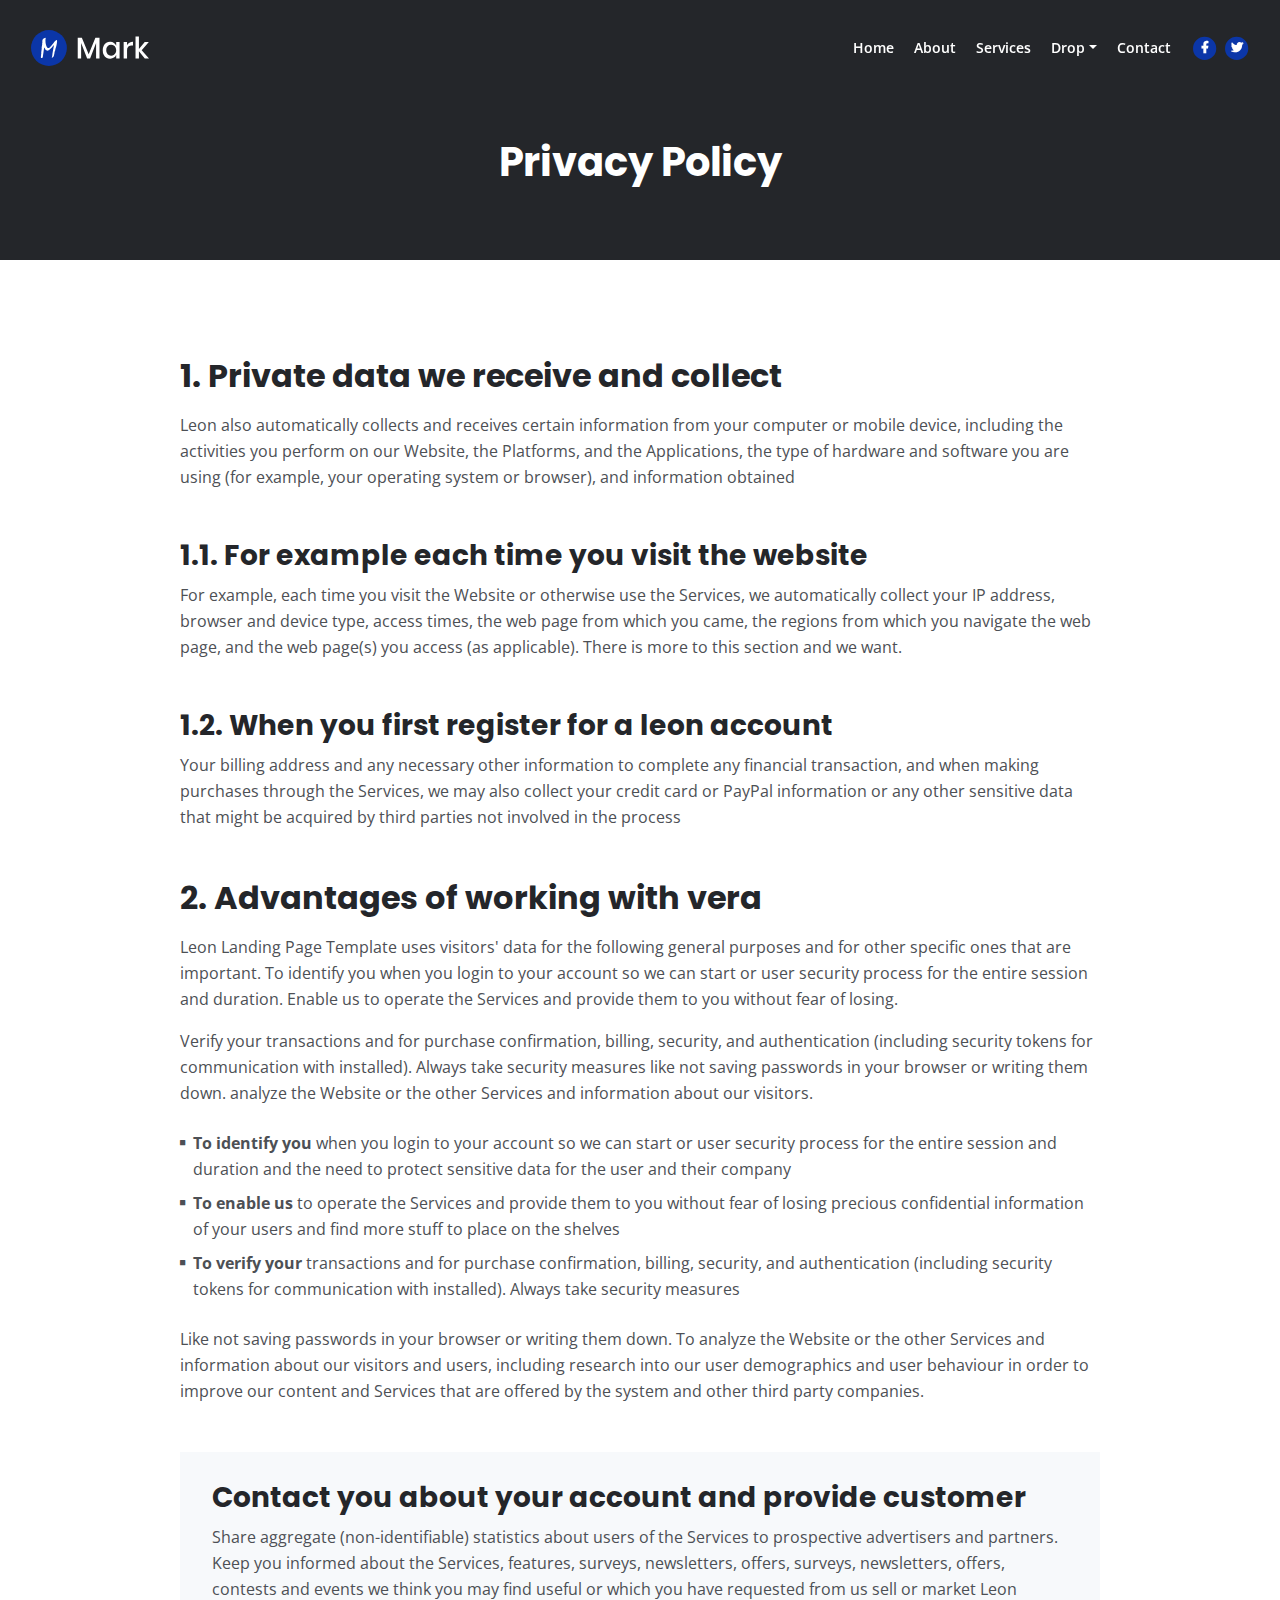
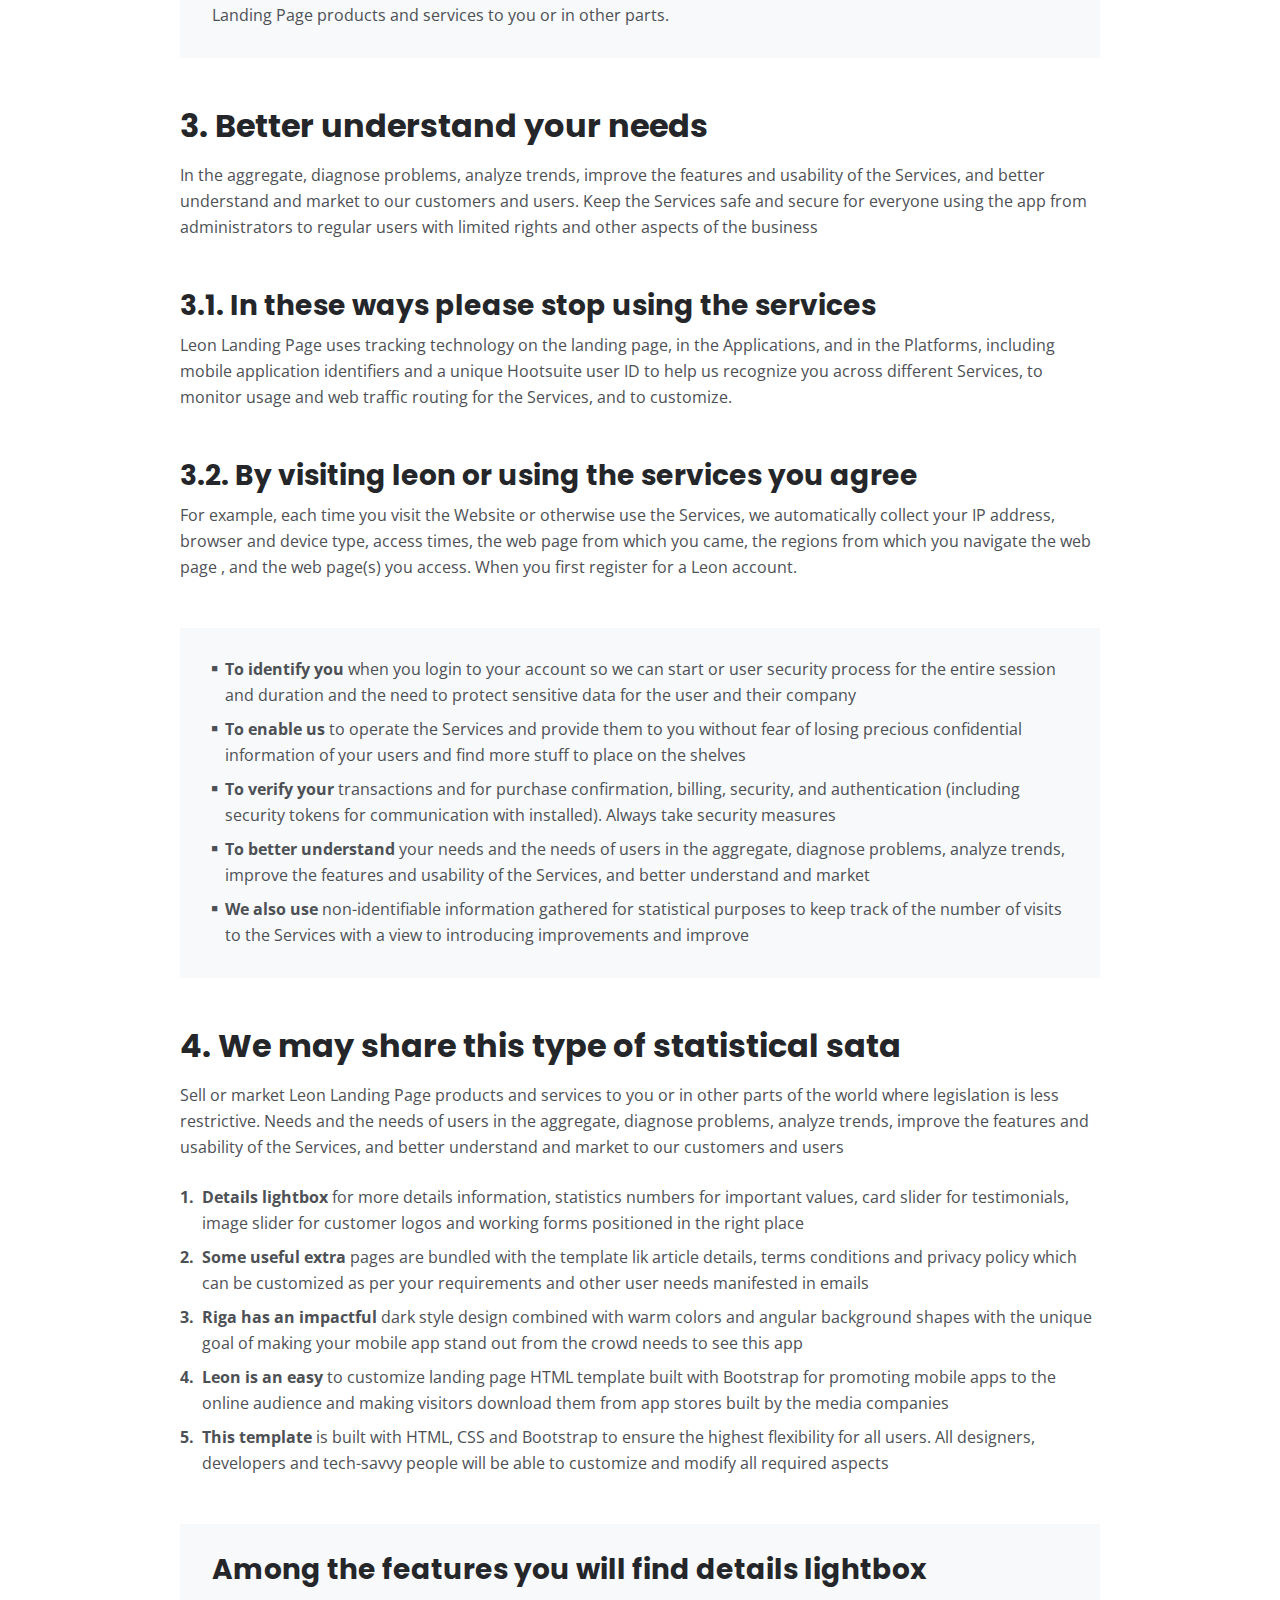
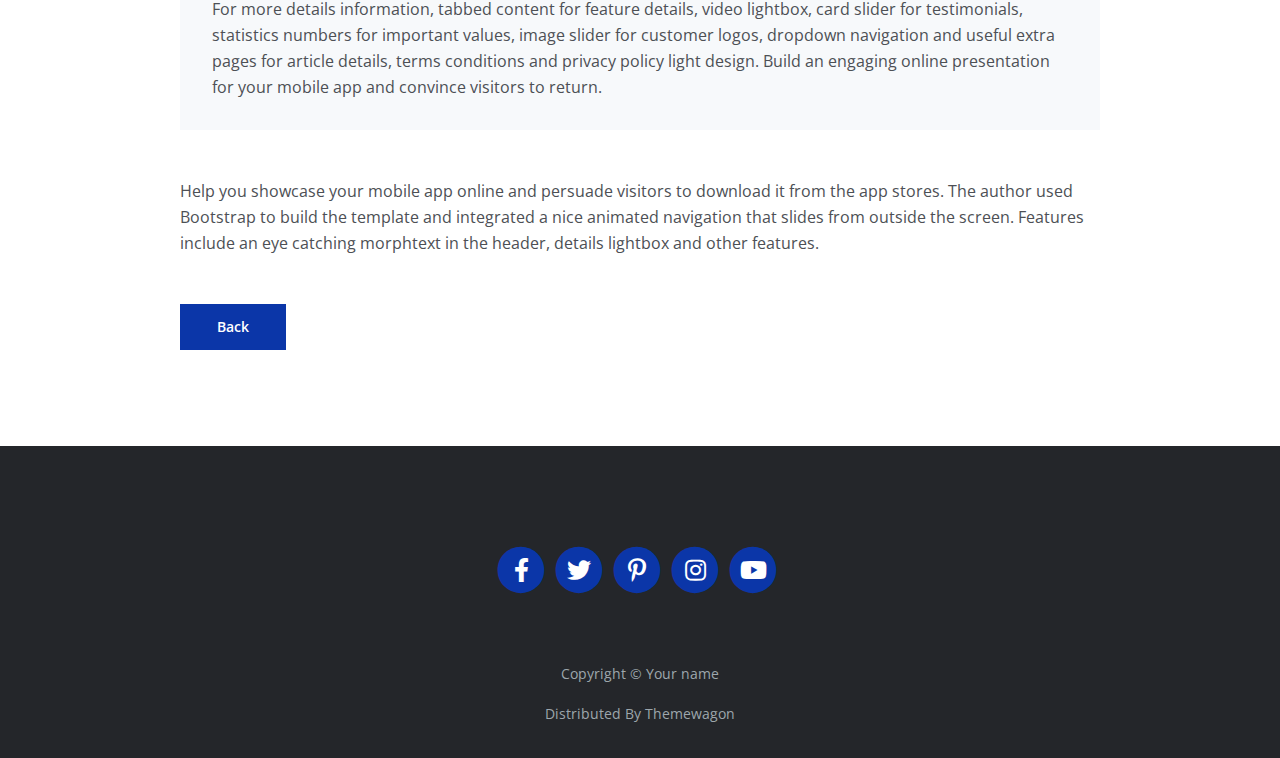
<file: Kevin/mark/privacy.html>
<!DOCTYPE html>
<html lang="en">
<head>
    <meta charset="utf-8">
    <meta name="viewport" content="width=device-width, initial-scale=1, shrink-to-fit=no">
    
    <!-- SEO Meta Tags -->
    <meta name="description" content="Your description">
    <meta name="author" content="Your name">

    <!-- OG Meta Tags to improve the way the post looks when you share the page on Facebook, Twitter, LinkedIn -->
	<meta property="og:site_name" content="" /> <!-- website name -->
	<meta property="og:site" content="" /> <!-- website link -->
	<meta property="og:title" content=""/> <!-- title shown in the actual shared post -->
	<meta property="og:description" content="" /> <!-- description shown in the actual shared post -->
	<meta property="og:image" content="" /> <!-- image link, make sure it's jpg -->
	<meta property="og:url" content="" /> <!-- where do you want your post to link to -->
	<meta name="twitter:card" content="summary_large_image"> <!-- to have large image post format in Twitter -->

    <!-- Webpage Title -->
    <title>Privacy Policy - Mark</title>
    
    <!-- Styles -->
    <link rel="preconnect" href="https://fonts.gstatic.com">
    <link href="https://fonts.googleapis.com/css2?family=Open+Sans:ital,wght@0,400;0,600;0,700;1,400&family=Poppins:wght@600&display=swap" rel="stylesheet">
    <link href="css/bootstrap.css" rel="stylesheet">
    <link href="css/fontawesome-all.css" rel="stylesheet">
	<link href="css/styles.css" rel="stylesheet">
	
	<!-- Favicon  -->
    <link rel="icon" href="images/favicon.png">
</head>
<body data-spy="scroll" data-target=".fixed-top">
    
    <!-- Navigation -->
    <nav class="navbar navbar-expand-lg fixed-top navbar-dark">
        <div class="container">
            
            <!-- Image Logo -->
            <a class="navbar-brand logo-image" href="index.html"><img src="images/logo.svg" alt="alternative"></a>  

            <!-- Text Logo - Use this if you don't have a graphic logo -->
            <!-- <a class="navbar-brand logo-text page-scroll" href="index.html">Mark</a> -->

            <button class="navbar-toggler p-0 border-0" type="button" data-toggle="offcanvas">
                <span class="navbar-toggler-icon"></span>
            </button>

            <div class="navbar-collapse offcanvas-collapse" id="navbarsExampleDefault">
                <ul class="navbar-nav ml-auto">
                    <li class="nav-item">
                        <a class="nav-link page-scroll" href="index.html#header">Home <span class="sr-only">(current)</span></a>
                    </li>
                    <li class="nav-item">
                        <a class="nav-link page-scroll" href="index.html#about">About</a>
                    </li>
                    <li class="nav-item">
                        <a class="nav-link page-scroll" href="index.html#services">Services</a>
                    </li>
                    <li class="nav-item dropdown">
                        <a class="nav-link dropdown-toggle" href="#" id="dropdown01" data-toggle="dropdown" aria-haspopup="true" aria-expanded="false">Drop</a>
                        <div class="dropdown-menu" aria-labelledby="dropdown01">
                            <a class="dropdown-item page-scroll" href="project.html">Project Details</a>
                            <div class="dropdown-divider"></div>
                            <a class="dropdown-item page-scroll" href="terms.html">Terms Conditions</a>
                            <div class="dropdown-divider"></div>
                            <a class="dropdown-item page-scroll" href="privacy.html">Privacy Policy</a>
                        </div>
                    </li>
                    <li class="nav-item">
                        <a class="nav-link page-scroll" href="index.html#contact">Contact</a>
                    </li>
                </ul>
                <span class="nav-item social-icons">
                    <span class="fa-stack">
                        <a href="#your-link">
                            <i class="fas fa-circle fa-stack-2x"></i>
                            <i class="fab fa-facebook-f fa-stack-1x"></i>
                        </a>
                    </span>
                    <span class="fa-stack">
                        <a href="#your-link">
                            <i class="fas fa-circle fa-stack-2x"></i>
                            <i class="fab fa-twitter fa-stack-1x"></i>
                        </a>
                    </span>
                </span>
            </div> <!-- end of navbar-collapse -->
        </div> <!-- end of container -->
    </nav> <!-- end of navbar -->
    <!-- end of navigation -->


    <!-- Header -->
    <header class="ex-header">
        <div class="container">
            <div class="row">
                <div class="col-xl-10 offset-xl-1">
                    <h1>Privacy Policy</h1>
                </div> <!-- end of col -->
            </div> <!-- end of row -->
        </div> <!-- end of container -->
    </header> <!-- end of ex-header -->
    <!-- end of header -->


    <!-- Basic -->
    <div class="ex-basic-1 pt-5 pb-5">
        <div class="container">
            <div class="row">
                <div class="col-xl-10 offset-xl-1">
                    <h2 class="mt-5 mb-3">1. Private data we receive and collect</h2>
                    <p class="mb-5">Leon also automatically collects and receives certain information from your computer or mobile device, including the activities you perform on our Website, the Platforms, and the Applications, the type of hardware and software you are using (for example, your operating system or browser), and information obtained</p>
                    <h3>1.1. For example each time you visit the website</h3>
                    <p class="mb-5">For example, each time you visit the Website or otherwise use the Services, we automatically collect your IP address, browser and device type, access times, the web page from which you came, the regions from which you navigate the web page, and the web page(s) you access (as applicable). There is more to this section and we want.</p>
                    <h3>1.2. When you first register for a leon account</h3>
                    <p class="mb-5">Your billing address and any necessary other information to complete any financial transaction, and when making purchases through the Services, we may also collect your credit card or PayPal information or any other sensitive data that might be acquired by third parties not involved in the process</p>
                    
                    <h2 class="mb-3">2. Advantages of working with vera</h2>
                    <p>Leon Landing Page Template uses visitors' data for the following general purposes and for other specific ones that are important. To identify you when you login to your account so we can start or user security process for the entire session and duration. Enable us to operate the Services and provide them to you without fear of losing.</p>
                    <p class="mb-4">Verify your transactions and for purchase confirmation, billing, security, and authentication (including security tokens for communication with installed). Always take security measures like not saving passwords in your browser or writing them down. analyze the Website or the other Services and information about our visitors.</p>
                    <ul class="list-unstyled li-space-lg mb-4">
                        <li class="media">
                            <i class="fas fa-square"></i>
                            <div class="media-body"><strong>To identify you</strong> when you login to your account so we can start or user security process for the entire session and duration and the need to protect sensitive data for the user and their company</div>
                        </li>
                        <li class="media">
                            <i class="fas fa-square"></i>
                            <div class="media-body"><strong>To enable us</strong> to operate the Services and provide them to you without fear of losing precious confidential information of your users and find more stuff to place on the shelves</div>
                        </li>
                        <li class="media">
                            <i class="fas fa-square"></i>
                            <div class="media-body"><strong>To verify your</strong> transactions and for purchase confirmation, billing, security, and authentication (including security tokens for communication with installed). Always take security measures</div>
                        </li>
                    </ul>
                    <p class="mb-5">Like not saving passwords in your browser or writing them down. To analyze the Website or the other Services and information about our visitors and users, including research into our user demographics and user behaviour in order to improve our content and Services that are offered by the system and other third party companies.</p>
                    <div class="text-box mb-5">
                        <h3>Contact you about your account and provide customer</h3>
                        <p>Share aggregate (non-identifiable) statistics about users of the Services to prospective advertisers and partners. Keep you informed about the Services, features, surveys, newsletters, offers, surveys, newsletters, offers, contests and events we think you may find useful or which you have requested from us sell or market Leon Landing Page products and services to you or in other parts.</p>
                    </div> <!-- end of text-box -->
                    
                    <h2 class="mb-3">3. Better understand your needs</h2>
                    <p class="mb-5"> In the aggregate, diagnose problems, analyze trends, improve the features and usability of the Services, and better understand and market to our customers and users. Keep the Services safe and secure for everyone using the app from administrators to regular users with limited rights and other aspects of the business</p>
                    <h3>3.1. In these ways please stop using the services</h3>
                    <p class="mb-5">Leon Landing Page uses tracking technology on the landing page, in the Applications, and in the Platforms, including mobile application identifiers and a unique Hootsuite user ID to help us recognize you across different Services, to monitor usage and web traffic routing for the Services, and to customize.</p>
                    <h3>3.2. By visiting leon or using the services you agree</h3>
                    <p class="mb-5">For example, each time you visit the Website or otherwise use the Services, we automatically collect your IP address, browser and device type, access times, the web page from which you came, the regions from which you navigate the web page , and the web page(s) you access. When you first register for a Leon account.</p>
                    <div class="text-box mb-5">
                        <ul class="list-unstyled li-space-lg">
                            <li class="media">
                                <i class="fas fa-square"></i>
                                <div class="media-body"><strong>To identify you</strong> when you login to your account so we can start or user security process for the entire session and duration and the need to protect sensitive data for the user and their company</div>
                            </li>
                            <li class="media">
                                <i class="fas fa-square"></i>
                                <div class="media-body"><strong>To enable us</strong> to operate the Services and provide them to you without fear of losing precious confidential information of your users and find more stuff to place on the shelves</div>
                            </li>
                            <li class="media">
                                <i class="fas fa-square"></i>
                                <div class="media-body"><strong>To verify your</strong> transactions and for purchase confirmation, billing, security, and authentication (including security tokens for communication with installed). Always take security measures</div>
                            </li>
                            <li class="media">
                                <i class="fas fa-square"></i>
                                <div class="media-body"><strong>To better understand</strong> your needs and the needs of users in the aggregate, diagnose problems, analyze trends, improve the features and usability of the Services, and better understand and market</div>
                            </li>
                            <li class="media">
                                <i class="fas fa-square"></i>
                                <div class="media-body"><strong>We also use</strong> non-identifiable information gathered for statistical purposes to keep track of the number of visits to the Services with a view to introducing improvements and improve</div>
                            </li>
                        </ul>
                    </div> <!-- end of text-box -->
                    
                    <h2 class="mb-3">4. We may share this type of statistical sata</h2>
                    <p class="mb-4">Sell or market Leon Landing Page products and services to you or in other parts of the world where legislation is less restrictive. Needs and the needs of users in the aggregate, diagnose problems, analyze trends, improve the features and usability of the Services, and better understand and market to our customers and users</p>
                    <ul class="list-unstyled li-space-lg mb-5">
                        <li class="media">
                            <strong>1.</strong>
                            <div class="media-body"><strong>Details lightbox</strong> for more details information, statistics numbers for important values, card slider for testimonials, image slider for customer logos and working forms positioned in the right place</div>
                        </li>
                        <li class="media">
                            <strong>2.</strong>
                            <div class="media-body"><strong>Some useful extra</strong> pages are bundled with the template lik article details, terms conditions and privacy policy which can be customized as per your requirements and other user needs manifested in emails</div>
                        </li>
                        <li class="media">
                            <strong>3.</strong>
                            <div class="media-body"><strong>Riga has an impactful</strong> dark style design combined with warm colors and angular background shapes with the unique goal of making your mobile app stand out from the crowd needs to see this app</div>
                        </li>
                        <li class="media">
                            <strong>4.</strong>
                            <div class="media-body"><strong>Leon is an easy</strong> to customize landing page HTML template built with Bootstrap for promoting mobile apps to the online audience and making visitors download them from app stores built by the media companies</div>
                        </li>
                        <li class="media">
                            <strong>5.</strong>
                            <div class="media-body"><strong>This template</strong> is built with HTML, CSS and Bootstrap to ensure the highest flexibility for all users. All designers, developers and tech-savvy people will be able to customize and modify all required aspects</div>
                        </li>
                    </ul>
                    
                    <div class="text-box mb-5">
                        <h3>Among the features you will find details lightbox</h3>
                        <p>For more details information, tabbed content for feature details, video lightbox, card slider for testimonials, statistics numbers for important values, image slider for customer logos, dropdown navigation and useful extra pages for article details, terms conditions and privacy policy light design. Build an engaging online presentation for your mobile app and convince visitors to return.</p>
                    </div> <!-- end of text-box -->
                    <p class="mb-5">Help you showcase your mobile app online and persuade visitors to download it from the app stores. The author used Bootstrap to build the template and integrated a nice animated navigation that slides from outside the screen. Features include an eye catching morphtext in the header, details lightbox and other features.</p>
                    
                    <a class="btn-solid-reg mb-5" href="index.html">Back</a>
                </div> <!-- end of col -->
            </div> <!-- end of row -->
        </div> <!-- end of container -->
    </div> <!-- end of ex-basic-1 -->
    <!-- end of basic -->


    <!-- Footer -->
    <div class="footer bg-gray">
        <div class="container">
            <div class="row">
                <div class="col-lg-12">
                    <div class="social-container">
                        <span class="fa-stack">
                            <a href="#your-link">
                                <i class="fas fa-circle fa-stack-2x"></i>
                                <i class="fab fa-facebook-f fa-stack-1x"></i>
                            </a>
                        </span>
                        <span class="fa-stack">
                            <a href="#your-link">
                                <i class="fas fa-circle fa-stack-2x"></i>
                                <i class="fab fa-twitter fa-stack-1x"></i>
                            </a>
                        </span>
                        <span class="fa-stack">
                            <a href="#your-link">
                                <i class="fas fa-circle fa-stack-2x"></i>
                                <i class="fab fa-pinterest-p fa-stack-1x"></i>
                            </a>
                        </span>
                        <span class="fa-stack">
                            <a href="#your-link">
                                <i class="fas fa-circle fa-stack-2x"></i>
                                <i class="fab fa-instagram fa-stack-1x"></i>
                            </a>
                        </span>
                        <span class="fa-stack">
                            <a href="#your-link">
                                <i class="fas fa-circle fa-stack-2x"></i>
                                <i class="fab fa-youtube fa-stack-1x"></i>
                            </a>
                        </span>
                    </div> <!-- end of social-container -->
                </div> <!-- end of col -->
            </div> <!-- end of row -->
        </div> <!-- end of container -->
    </div> <!-- end of footer -->  
    <!-- end of footer -->


    <!-- Copyright -->
    <div class="copyright bg-gray">
        <div class="container">
            <div class="row">
                <div class="col-lg-12">
                    <p class="p-small">Copyright © <a class="no-line" href="#your-link">Your name</a></p>
                </div> <!-- end of col -->
            </div> <!-- enf of row -->
        </div> <!-- end of container -->

        <div class="container">
            <div class="row">
                <div class="col-lg-12">
                    <p class="p-small">Distributed By <a class="no-line" href="https://themewagon.com/">Themewagon</a></p>
                </div> <!-- end of col -->
            </div> <!-- enf of row -->
        </div> <!-- end of container -->
    </div> <!-- end of copyright --> 
    <!-- end of copyright -->
    
    	
    <!-- Scripts -->
    <script src="js/jquery.min.js"></script> <!-- jQuery for Bootstrap's JavaScript plugins -->
    <script src="js/bootstrap.min.js"></script> <!-- Bootstrap framework -->
    <script src="js/jquery.easing.min.js"></script> <!-- jQuery Easing for smooth scrolling between anchors -->
    <script src="js/scripts.js"></script> <!-- Custom scripts -->
</body>
</html>
</file>
<file: Kevin/mark/css/styles.css>
/* Description: Master CSS file */

/*****************************************
Table Of Contents:
- General Styles
- Navigation
- Header
- About
- Services
- Details
- Projects
- Works
- Testimonials
- Questions
- Contact
- Footer 
- Copyright
- Back To Top Button
- Extra Pages
- Media Queries
******************************************/

/*****************************************
Colors:
- Backgrounds, navbar - black #24262a
- Backgrounds - light gray #f7f9fb
- Buttons, icons - blue #0b36a8
- Headings text - black #24262a
- Body text - dark gray #4d5055
******************************************/


/**************************/
/*     General Styles     */
/**************************/
body,
html {
    width: 100%;
	height: 100%;
}

body, p {
	color: #4d5055; 
	font: 400 1rem/1.625rem "Open Sans", sans-serif;
}

h1 {
	color: #24262a;
	font-weight: 700;
	font-size: 2.5rem;
	line-height: 3.25rem;
	font-family: "Poppins"
}

h2 {
	color: #24262a;
	font-weight: 700;
	font-size: 2rem;
	line-height: 2.5rem;
	font-family: "Poppins"
}

h3 {
	color: #24262a;
	font-weight: 700;
	font-size: 1.75rem;
	line-height: 2.25rem;
	font-family: "Poppins"
}

h4 {
	color: #24262a;
	font-weight: 700;
	font-size: 1.5rem;
	line-height: 2rem;
	font-family: "Poppins"
}

h5 {
	color: #24262a;
	font-weight: 700;
	font-size: 1.25rem;
	line-height: 1.625rem;
	font-family: "Poppins"
}

h6 {
	color: #24262a;
	font-weight: 700;
	font-size: 1rem;
	line-height: 1.375rem;
	font-family: "Poppins"
}

.p-large {
	font-size: 1.125rem;
	line-height: 1.75rem;
}

.p-small {
	font-size: 0.875rem;
	line-height: 1.5rem;
}

.testimonial-text {
	font-style: italic;
}

.testimonial-author {
	font-weight: 700;
	font-size: 1rem;
	line-height: 1.5rem;
}

.li-space-lg li {
	margin-bottom: 0.5rem;
}

a {
	color: #4d5055;
	text-decoration: underline;
}

a:hover {
	color: #4d5055;
	text-decoration: underline;
}

.no-line {
	text-decoration: none;
}

.no-line:hover {
	text-decoration: none;
}

.blue {
	color: #2259ec;
}

.bg-gray {
	background-color: #f7f9fb;
}

.section-divider {
	display: block;
	height: 1px;
	margin: 0;
	border: none;
	background-color: #d3dae2;
}

.btn-solid-reg {
	display: inline-block;
	padding: 1.375rem 2.25rem 1.375rem 2.25rem;
	border: 1px solid #0b36a8;
	background-color: #0b36a8;
	color: #ffffff;
	font-weight: 600;
	font-size: 0.875rem;
	line-height: 0;
	text-decoration: none;
	transition: all 0.2s;
}

.btn-solid-reg:hover {
	background-color: transparent;
	color: #0b36a8; /* needs to stay here because of the color property of a tag */
	text-decoration: none;
}

.btn-solid-lg {
	display: inline-block;
	padding: 1.625rem 2.625rem 1.625rem 2.625rem;
	border: 1px solid #0b36a8;
	background-color: #0b36a8;
	color: #ffffff;
	font-weight: 600;
	font-size: 0.875rem;
	line-height: 0;
	text-decoration: none;
	transition: all 0.2s;
}

.btn-solid-lg:hover {
	background-color: transparent;
	color: #0b36a8; /* needs to stay here because of the color property of a tag */
	text-decoration: none;
}

.btn-outline-reg {
	display: inline-block;
	padding: 1.375rem 2.25rem 1.375rem 2.25rem;
	border: 1px solid #24262a;
	background-color: transparent;
	color: #24262a;
	font-weight: 600;
	font-size: 0.875rem;
	line-height: 0;
	text-decoration: none;
	transition: all 0.2s;
}

.btn-outline-reg:hover {
	background-color: #24262a;
	color: #ffffff;
	text-decoration: none;
}

.btn-outline-lg {
	display: inline-block;
	padding: 1.625rem 2.625rem 1.625rem 2.625rem;
	border: 1px solid #24262a;
	background-color: transparent;
	color: #24262a;
	font-weight: 600;
	font-size: 0.875rem;
	line-height: 0;
	text-decoration: none;
	transition: all 0.2s;
}

.btn-outline-lg:hover {
	background-color: #24262a;
	color: #ffffff;
	text-decoration: none;
}

.btn-outline-sm {
	display: inline-block;
	padding: 1rem 1.5rem 1rem 1.5rem;
	border: 1px solid #24262a;
	background-color: transparent;
	color: #24262a;
	font-weight: 600;
	font-size: 0.875rem;
	line-height: 0;
	text-decoration: none;
	transition: all 0.2s;
}

.btn-outline-sm:hover {
	background-color: #24262a;
	color: #ffffff;
	text-decoration: none;
}

.form-group {
	position: relative;
	margin-bottom: 1.25rem;
}

.label-control {
	position: absolute;
	top: 0.875rem;
	left: 1.5rem;
	color: #7d838a;
	opacity: 1;
	font-size: 0.875rem;
	line-height: 1.375rem;
	cursor: text;
	transition: all 0.2s ease;
}

.form-control-input:focus + .label-control,
.form-control-input.notEmpty + .label-control,
.form-control-textarea:focus + .label-control,
.form-control-textarea.notEmpty + .label-control {
	top: 0.125rem;
	color: #4d5055;
	opacity: 1;
	font-size: 0.75rem;
	font-weight: 700;
}

.form-control-input,
.form-control-select {
	display: block; /* needed for proper display of the label in Firefox, IE, Edge */
	width: 100%;
	padding-top: 1.125rem;
	padding-bottom: 0.125rem;
	padding-left: 1.5rem;
	border: 1px solid #cbcbd1;
	background-color: #ffffff;
	color: #4d5055;
	font-size: 0.875rem;
	line-height: 1.875rem;
	transition: all 0.2s;
	-webkit-appearance: none; /* removes inner shadow on form inputs on ios safari */
}

.form-control-select {
	padding-top: 0.5rem;
	padding-bottom: 0.5rem;
	height: 3.25rem;
	color: #7d838a;
}

select {
    /* you should keep these first rules in place to maintain cross-browser behavior */
    -webkit-appearance: none;
	-moz-appearance: none;
	-ms-appearance: none;
    -o-appearance: none;
    appearance: none;
    background-image: url('../images/down-arrow.png');
    background-position: 96% 50%;
    background-repeat: no-repeat;
    outline: none;
}

.form-control-textarea {
	display: block; /* used to eliminate a bottom gap difference between Chrome and IE/FF */
	width: 100%;
	height: 14rem; /* used instead of html rows to normalize height between Chrome and IE/FF */
	padding-top: 1.5rem;
	padding-left: 1.3125rem;
	border: 1px solid #cbcbd1;
	background-color: #ffffff;
	color: #4d5055;
	font-size: 0.875rem;
	line-height: 1.5rem;
	transition: all 0.2s;
}

.form-control-input:focus,
.form-control-select:focus,
.form-control-textarea:focus {
	border: 1px solid #a1a1a1;
	outline: none; /* Removes blue border on focus */
}

.form-control-input:hover,
.form-control-select:hover,
.form-control-textarea:hover {
	border: 1px solid #a1a1a1;
}

.checkbox {
	font-size: 0.75rem;
	line-height: 1.25rem;
}

input[type='checkbox'] {
	vertical-align: -10%;
	margin-right: 0.5rem;
}

.form-control-submit-button {
	display: inline-block;
	width: 100%;
	height: 3.25rem;
	border: 1px solid #0b36a8;
	border-radius: 32px;
	background-color: #0b36a8;
	color: #ffffff;
	font-weight: 600;
	font-size: 0.875rem;
	line-height: 0;
	cursor: pointer;
	transition: all 0.2s;
}

.form-control-submit-button:hover {
	border: 1px solid #24262a;
	background-color: transparent;
	color: #24262a;
}


/**********************/
/*     Navigation     */
/**********************/
.navbar {
	background-color: #24262a;
	font-weight: 600;
	font-size: 0.875rem;
	line-height: 0.875rem;
	box-shadow: 0 1px 6px 0 rgba(0, 0, 0, 0.025);
}

.navbar .navbar-brand {
	padding-top: 0.125rem;
	padding-bottom: 0.125rem;
}

.navbar .logo-image img {
    width: 118px;
	height: 36px;
}

.navbar .logo-text {
	color: #ffffff;
	font-weight: 700;
	font-size: 1.875rem;
	line-height: 1rem;
	text-decoration: none;
}

.offcanvas-collapse {
	position: fixed;
	top: 3.25rem; /* adjusts the height between the top of the page and the offcanvas menu */
	bottom: 0;
	left: 100%;
	width: 100%;
	padding-right: 1rem;
	padding-left: 1rem;
	overflow-y: auto;
	visibility: hidden;
	background-color: #24262a;
	transition: visibility .3s ease-in-out, -webkit-transform .3s ease-in-out;
	transition: transform .3s ease-in-out, visibility .3s ease-in-out;
	transition: transform .3s ease-in-out, visibility .3s ease-in-out, -webkit-transform .3s ease-in-out;
}

.offcanvas-collapse.open {
	visibility: visible;
	-webkit-transform: translateX(-100%);
	transform: translateX(-100%);
}

.navbar .navbar-nav {
	margin-top: 0.75rem;
	margin-bottom: 0.5rem;
}

.navbar .nav-item .nav-link {
	padding-top: 0.625rem;
	padding-bottom: 0.625rem;
	color: #ffffff;
	text-decoration: none;
	transition: all 0.2s ease;
}

.navbar .nav-item.dropdown.show .nav-link,
.navbar .nav-item .nav-link:hover,
.navbar .nav-item .nav-link.active {
	color: #9c9ead;
}

/* Dropdown Menu */
.navbar .dropdown .dropdown-menu {
	animation: fadeDropdown 0.2s; /* required for the fade animation */
}

@keyframes fadeDropdown {
    0% {
        opacity: 0;
    }

    100% {
        opacity: 1;
	}
}

.navbar .dropdown-menu {
	margin-top: 0.5rem;
	margin-bottom: 0.5rem;
	border: none;
	background-color: #24262a;
}

.navbar .dropdown-item {
	padding-top: 0.5rem;
	padding-bottom: 0.5rem;
	color: #ffffff;
	font-weight: 600;
	font-size: 0.875rem;
	line-height: 0.875rem;
	text-decoration: none;
}

.navbar .dropdown-item:hover {
	background-color: #24262a;
	color: #9c9ead;
}

.navbar .dropdown-divider {
	width: 100%;
	height: 1px;
	margin: 0.5rem auto 0.5rem auto;
	border: none;
	background-color: #505050;
}
/* end of dropdown menu */

.navbar .fa-stack {
	width: 2em;
	margin-right: 0.25rem;
	font-size: 0.75rem;
}

.navbar .fa-stack-2x {
	color: #0b36a8;
	transition: all 0.2s ease;
}

.navbar .fa-stack-1x {
	color: #ffffff;
	transition: all 0.2s ease;
}

.navbar .fa-stack:hover .fa-stack-2x {
	color: #ffffff;
}

.navbar .fa-stack:hover .fa-stack-1x {
	color: #0b36a8;
}

.navbar .navbar-toggler {
	padding: 0;
	border: none;
	font-size: 1.25rem;
}


/******************/
/*     Header     */
/******************/
.header {
	padding-top: 7rem;
	padding-bottom: 5.5rem;
	background: linear-gradient(rgba(0, 0, 0, 0.1), rgba(0, 0, 0, 0.1)), url('../images/header-background.jpg') left no-repeat;
	background-size: cover;
	text-align: center;
}

.header .h1-large {
	margin-bottom: 1.75rem;
	color: #ffffff;
}

.header .btn-solid-lg:hover {
	border: 1px solid #ffffff;
	color: #ffffff;
}

.header .btn-outline-lg {
	padding: 1.625rem 1.625rem 1.625rem 1.625rem;
	border: none;
	color: #ffffff;
}

.header .btn-outline-lg:hover {
	background: transparent;
	color: #9c9ead;
	text-decoration: none;
}

.header .btn-outline-lg .fas {
	margin-right: 0.375rem;
}


/*****************/
/*     About     */
/*****************/
.basic-1 {
	padding-top: 7.75rem;
	padding-bottom: 5.25rem;
}

.basic-1 .text-container {
	margin-bottom: 3rem;
}

.basic-1 .time {
	margin-bottom: 0.5rem;
	color: #0b36a8;
	font-weight: 600;
	font-size: 0.875rem;
	line-height: 1.5rem;
	font-family: "Poppins";
}

.basic-1 h6 {
	margin-bottom: 0.125rem;
}


/********************/
/*     Services     */
/********************/
.basic-2 {
	padding-top: 7.75rem;
	padding-bottom: 5.25rem;
}

.basic-2 .h2-heading {
	margin-bottom: 0.75rem;
	text-align: center;
}

.basic-2 .p-heading {
	margin-bottom: 4rem;
	text-align: center;
}

.basic-2 .text-box {
	margin-bottom: 3rem;
	padding: 3.5rem 1rem 2.125rem 1rem;
	border: 1px solid #cfd7de;
}

.basic-2 .fas,
.basic-2 .far {
	margin-bottom: 1.75rem;
	color: #0b36a8;
	font-size: 3.5rem;
}

.basic-2 h4 {
	letter-spacing: 1px;
}


/*******************/
/*     Details     */
/*******************/
.split .area-1 {
	height: 430px;
	background: linear-gradient(to bottom right, rgba(25, 26, 29, 0.5), rgba(25, 26, 29, 0.5)), url('../images/details-background.jpg') center center no-repeat;
	background-size: cover;
}

.split .area-2 {
	padding-top: 7.75rem;
	padding-bottom: 7.75rem;
}

.split p {
	margin-bottom: 2.25rem;
}

.split .icons-container {
	margin-top: 3rem;
}

.split .icons-container img {
	width: 50px;
	margin-right: 0.625rem;
	margin-bottom: 0.75rem;
}


/********************/
/*     Projects     */
/********************/
.basic-3 {
	padding-top: 7.75rem;
	padding-bottom: 1rem;
}

.basic-3 .h2-heading {
	margin-bottom: 0.75rem;
	text-align: center;
}

.basic-3 .p-heading {
	margin-bottom: 4rem;
	text-align: center;
}

.basic-3 .text-container {
	margin-bottom: 4rem;
}

.basic-3 .image-container {
	margin-bottom: 1rem;
}

/* Hover Animation */
.basic-3 .image-container {
	overflow: hidden;
	margin-right: auto;
	margin-left: auto;
}

.basic-3 .image-container img {
	margin: 0;
	transition: all 0.2s;
}

.basic-3 .image-container:hover img {
	-moz-transform: scale(1.1);
	-webkit-transform: scale(1.1);
	transform: scale(1.1);
} 
/* end of hover animation */


/*****************/
/*     Works     */
/*****************/
.basic-4 {
	padding-bottom: 1rem;
}

.basic-4 .text-container {
	margin-bottom: 4rem;
}

.basic-4 .image-container {
	margin-bottom: 1rem;
}

/* Hover Animation */
.basic-4 .image-container {
	overflow: hidden;
	margin-right: auto;
	margin-left: auto;
}

.basic-4 .image-container img {
	margin: 0;
	transition: all 0.2s;
}

.basic-4 .image-container:hover img {
	-moz-transform: scale(1.15);
	-webkit-transform: scale(1.15);
	transform: scale(1.15);
} 
/* end of hover animation */


/************************/
/*     Testimonials     */
/************************/
.cards-1 {
	padding-top: 3rem;
	padding-bottom: 3.875rem;
}

.cards-1 .h2-heading {
	margin-bottom: 3rem;
	text-align: center;
}

.cards-1 .card {
	margin-bottom: 4rem;
	border: none;
}

.cards-1 .card-body {
	padding: 0;
	text-align: center;
}

.cards-1 .testimonial-text {
	margin-bottom: 1.625rem;
}

.cards-1 img {
	display: inline-block;
	width: 60px;
	margin-bottom: 0.875rem;
	border-radius: 50%;
}

.cards-1 .text {
	margin-top: 0.375rem;
}

.cards-1 .testimonial-author {
	color: #24262a;
}

.cards-1 .testimonial-author,
.cards-1 .occupation {
	font-size: 0.875rem;
	line-height: 1.375rem;
}


/*********************/
/*     Questions     */
/*********************/
.accordion-1 {
	padding-top: 7.75rem;
	padding-bottom: 6.75rem;
}

.accordion-1 .h2-heading {
	margin-bottom: 2.5rem;
	text-align: center;
}

.accordion-1 .card {
	margin-bottom: 1.75rem;
	border: none;
}

.accordion-1 .card-header {
	padding: 0;
	border: none;
	background-color: transparent;
}

.accordion-1 .card button {
	padding: 0;
	color: #24262a;
	font-weight: 600;
	font-size: 1.125rem;
	line-height: 1.75rem;
	font-family: 'Poppins';
}

.accordion-1 .card button:hover {
	text-decoration: none;
}

.accordion-1 .card button:before {
	float: left;
	margin-right: 0.625rem;
	font-family: 'Font Awesome 5 Free';
	font-weight: 900;
	content: "\f078";
	transition: all 0.2s;
}

.accordion-1 .card button.collapsed:before {
	-webkit-transform: rotate(180deg);
	-moz-transform: rotate(180deg);
	transform: rotate(180deg);
} 

.accordion-1 .card-body {
	padding: 0.75rem 1.5rem 0.5rem 1.5rem;
}


/*******************/
/*     Contact     */
/*******************/
.form-1 {
	padding-top: 7.75rem;
	padding-bottom: 7rem;
	text-align: center;
}

.form-1 .h2-heading {
	margin-bottom: 0.75rem;
	text-align: center;
}

.form-1 .p-heading {
	margin-bottom: 4rem;
}


/******************/
/*     Footer     */
/******************/
.footer {
	padding-top: 6.25rem;
	padding-bottom: 2rem;
	background-color: #24262a;
	text-align: center;
}

.footer a {
	text-decoration: none;
}

.footer .fa-stack {
	width: 2em;
	margin-bottom: 1.25rem;
	margin-right: 0.375rem;
	font-size: 1.5rem;
}

.footer .fa-stack .fa-stack-1x {
    color: #ffffff;
	transition: all 0.2s ease;
}

.footer .fa-stack .fa-stack-2x {
	color: #0b36a8;
	transition: all 0.2s ease;
}

.footer .fa-stack:hover .fa-stack-1x {
	color: #0b36a8;
}

.footer .fa-stack:hover .fa-stack-2x {
    color: #ffffff;
}


/*********************/
/*     Copyright     */
/*********************/
.copyright {
	padding-top: 1rem;
	padding-bottom: 1rem;
	background-color: #24262a;
	text-align: center;
}

.copyright .p-small {
	color: #9da6ac;
	text-align: center;
}

.copyright a {
	color: #9da6ac;
}


/******************************/
/*     Back To Top Button     */
/******************************/
a.back-to-top {
	position: fixed;
	z-index: 999;
	right: 12px;
	bottom: 12px;
	display: none;
	width: 42px;
	height: 42px;
	border-radius: 30px;
	background: #3a424d url("../images/up-arrow.png") no-repeat center 47%;
	background-size: 18px 18px;
	text-indent: -9999px;
}

a:hover.back-to-top {
	background-color: #0b36a8;
}


/***********************/
/*     Extra Pages     */
/***********************/
.ex-header {
	padding-top: 8.5rem;
	padding-bottom: 4rem;
	background-color: #24262a;
}

.ex-header h1 {
    color: #ffffff;
    text-align: center;
}

.ex-basic-1 .list-unstyled .fas {
	font-size: 0.375rem;
	line-height: 1.625rem;
}

.ex-basic-1 .list-unstyled .media-body {
	margin-left: 0.5rem;
}

.ex-basic-1 .text-box {
	padding: 1.25rem 1.25rem 0.5rem 1.25rem;
	background-color: #f7f9fb;
}

.ex-cards-1 .card {
	border: none;
	background-color: transparent;
}

.ex-cards-1 .card .fa-stack {
	width: 2em;
	font-size: 1.125rem;
}

.ex-cards-1 .card .fa-stack-2x {
	color: #0b36a8;
}

.ex-cards-1 .card .fa-stack-1x {
	color: #ffffff;
	font-weight: 700;
	line-height: 2.125rem;
}

.ex-cards-1 .card .list-unstyled .media-body {
	margin-left: 0.75rem;
}

.ex-cards-1 .card .list-unstyled .media-body h5 {
	margin-top: 0.125rem;
	margin-bottom: 0.375rem;
}


/*************************/
/*     Media Queries     */
/*************************/	
/* Min-width 768px */
@media (min-width: 768px) {

	/* Header */
	.header {
		padding-top: 11rem;
		padding-bottom: 9rem;
	}
	/* end of header */


	/* Services */
	.basic-2 .text-box {
		padding-right: 2.125rem;
		padding-left: 2.125rem;
	}
	/* end of services */


	/* Extra Pages */
	.ex-basic-1 .text-box {
		padding: 1.75rem 2rem 0.875rem 2rem;
	}
	/* end of extra pages */
}
/* end of min-width 768px */


/* Min-width 992px */
@media (min-width: 992px) {
	
	/* General Styles */
	.h2-heading {
		width: 35.25rem;
		margin-right: auto;
		margin-left: auto;
	}

	.p-heading {
		width: 46rem;
		margin-right: auto;
		margin-left: auto;
	}
	/* end of general styles */


	/* Navigation */
	.navbar {
		padding-top: 1.75rem;
		background-color: transparent;
		box-shadow: none;
		transition: all 0.2s;
	}

	.navbar.top-nav-collapse {
		padding-top: 0.5rem;
		padding-top: 0.5rem;
		background-color: #24262a;
		box-shadow: 0 3px 6px 0 rgba(0, 0, 0, 0.025);
	}

	.offcanvas-collapse {
		position: static;
		top: auto;
		bottom: auto;
		left: auto;
		width: auto;
		padding-right: 0;
		padding-left: 0;
		background-color: transparent;
		overflow-y: visible;
		visibility: visible;
	}

	.offcanvas-collapse.open {
		-webkit-transform: none;
		transform: none;
	}

	.navbar .navbar-nav {
		margin-top: 0;
		margin-bottom: 0;
	}
	
	.navbar .nav-item .nav-link {
		padding-right: 0.625rem;
		padding-left: 0.625rem;
	}

	.navbar .dropdown-menu {
		margin-top: 0.25rem;
		box-shadow: 0 3px 3px 1px rgba(0, 0, 0, 0.08);
	}

	.navbar .dropdown-divider {
		width: 90%;
	}

	.navbar .social-icons {
		margin-left: 0.5rem;
	}
	
	.navbar .fa-stack {
		margin-right: 0;
		margin-left: 0.25rem;
	}
	/* end of navigation */


	/* Header */
	.header {
		padding-top: 15rem;
		padding-bottom: 14rem;
		text-align: left;
	}
	/* end of header */


	/* Details */
	.split {
		height: 760px;
	}
	
	.split .area-1 {
		height: 100%;
		width: 50%;
		display: inline-block;
	}
	
	.split .area-2 {
		height: 100%;
		width: 50%;
		display: inline-block;
		vertical-align: top;
	}

	.split .text-container {
		width: 400px;
		margin-left: 3rem;
	}
	/* end of details */


	/* Testimonials */
	.cards-1 .card {
		display: inline-block;
		width: 290px;
		vertical-align: top;
	}

	.cards-1 .card:nth-of-type(3n+2) {
		margin-right: 1.5rem;
		margin-left: 1.5rem;
	}

	.cards-1 .card-body {
		text-align: left;
	}

	.cards-1 .details {
		display: flex;
		align-items: flex-start;
	}
	
	.cards-1 .details .text {
		flex-direction: column;
	}
	
	.cards-1 .details img {
		margin-right: 1.125rem;
	}
	/* end of testimonials */


	/* Accordion */
	.accordion-1 .accordion {
		width: 730px;
		margin-right: auto;
		margin-left: auto;
	}
	/* end of accordion */


	/* Contact */
	.form-1 form {
		width: 790px;
		margin-right: auto;
		margin-left: auto;
	}
	/* end of contact */


	/* Extra Pages */
	.ex-cards-1 .card {
		display: inline-block;
		width: 296px;
		vertical-align: top;
	}

	.ex-cards-1 .card:nth-of-type(3n+2) {
		margin-right: 1rem;
		margin-left: 1rem;
	}
	/* end of extra pages */
}
/* end of min-width 992px */


/* Min-width 1200px */
@media (min-width: 1200px) {

	/* General Styles */
	.h1-large {
		font-size: 3.75rem;
		line-height: 4.625rem;
	}
	/* end of general styles */


	/* Navigation */
	.navbar .container {
		max-width: 1330px;
	}
	/* end of navigation */


	/* Header */
	.header {
		padding-top: 18.25rem;
		padding-bottom: 17.25rem;
	}
	/* end of header */


	/* About */
	.basic-1 .text-container.first {
		margin-right: 2rem;
	}

	.basic-1 .text-container.second {
		margin-right: 1rem;
		margin-left: 1rem;
	}

	.basic-1 .text-container.third {
		margin-left: 2rem;
	}
	/* end of about */


	/* Details */
	.split {
		height: 700px;
	}

	.split .text-container {
		width: 460px;
		margin-left: 5rem;
	}
	/* end of details */


	/* Testimonials */
	.cards-1 .card {
		width: 338px;
	}
	
	.cards-1 .card:nth-of-type(3n+2) {
		margin-right: 2.625rem;
		margin-left: 2.625rem;
	}
	/* end of testimonials */
	

	/* Extra Pages */
	.ex-cards-1 .card {
		width: 336px;
	}

	.ex-cards-1 .card:nth-of-type(3n+2) {
		margin-right: 2.875rem;
		margin-left: 2.875rem;
	}
	/* end of extra pages */
}
/* end of min-width 1200px */
</file>
